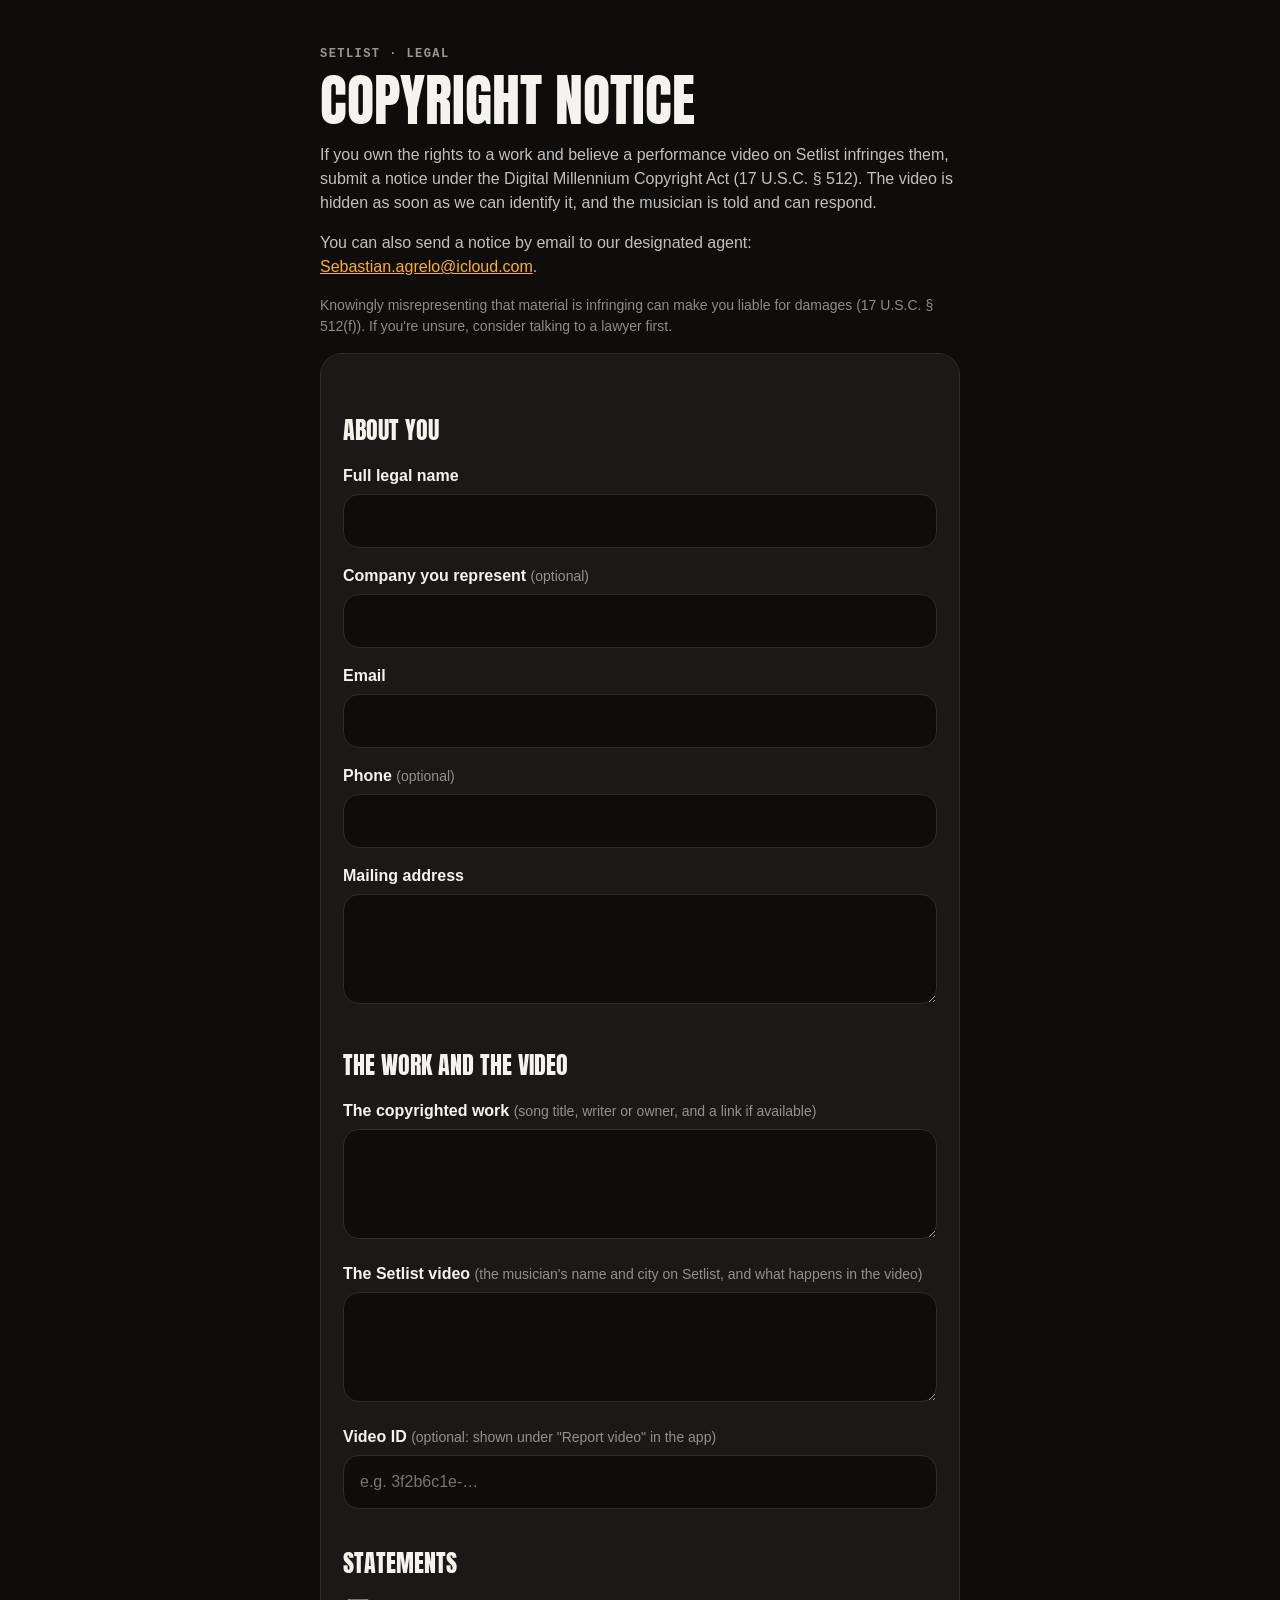
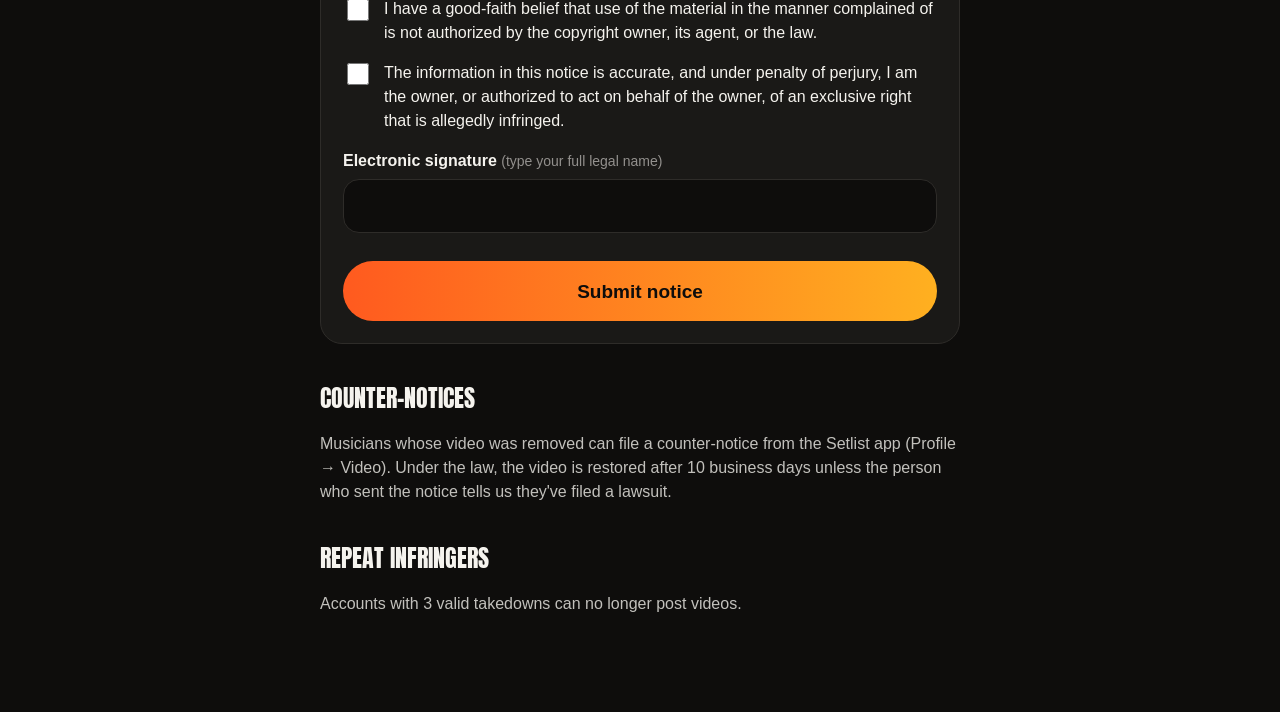
<file: index.html>
<!DOCTYPE html>
<html lang="en">
<head>
<meta charset="utf-8">
<meta name="viewport" content="width=device-width, initial-scale=1">
<title>Setlist · Copyright notice (DMCA)</title>
<link rel="preconnect" href="https://fonts.googleapis.com">
<link href="https://fonts.googleapis.com/css2?family=Anton&display=swap" rel="stylesheet">
<style>
  :root { --ink:#0E0D0C; --surface:#1A1917; --outline:#2E2C29; --bone:#F5F3EE; --orange:#FF5A1F; --amber:#FFB020; }
  * { box-sizing: border-box; }
  body { margin:0; background:var(--ink); color:var(--bone); font:16px/1.5 -apple-system, BlinkMacSystemFont, "Segoe UI", sans-serif; }
  main { max-width:680px; margin:0 auto; padding:48px 20px 80px; }
  h1 { font-family:Anton, Impact, sans-serif; font-weight:400; text-transform:uppercase; font-size:56px; line-height:.95; margin:0 0 16px; }
  h2 { font-family:Anton, Impact, sans-serif; font-weight:400; text-transform:uppercase; font-size:24px; margin:36px 0 8px; }
  .eyebrow { font:600 12px/1 ui-monospace, Menlo, monospace; letter-spacing:.12em; color:rgba(245,243,238,.6); text-transform:uppercase; margin-bottom:14px; }
  p, li { color:rgba(245,243,238,.78); }
  a { color:var(--amber); }
  .card { background:var(--surface); border:1px solid var(--outline); border-radius:22px; padding:22px; margin-top:16px; }
  label { display:block; font-weight:600; margin:16px 0 6px; }
  .hint { font-weight:400; color:rgba(245,243,238,.55); font-size:14px; }
  input, textarea { width:100%; background:var(--ink); color:var(--bone); border:1px solid var(--outline); border-radius:16px; padding:14px 16px; font:inherit; }
  textarea { min-height:110px; resize:vertical; }
  input:focus, textarea:focus { outline:2px solid var(--orange); border-color:transparent; }
  .check { display:flex; gap:12px; align-items:flex-start; margin-top:16px; font-weight:400; }
  .check input { width:22px; height:22px; flex:none; margin-top:2px; accent-color:var(--orange); }
  button { margin-top:28px; width:100%; min-height:60px; border:0; border-radius:999px; font:600 19px/1 -apple-system, sans-serif;
           color:var(--ink); background:linear-gradient(90deg, var(--orange), var(--amber)); cursor:pointer; }
  button:disabled { opacity:.5; }
  .result { margin-top:18px; padding:16px; border-radius:16px; display:none; }
  .ok { background:rgba(52,199,89,.15); color:#7BE495; display:block; }
  .err { background:rgba(255,90,31,.15); color:var(--orange); display:block; }
</style>
</head>
<body>
<main>
  <div class="eyebrow">Setlist · Legal</div>
  <h1>Copyright notice</h1>
  <p>If you own the rights to a work and believe a performance video on Setlist infringes them, submit a notice under the Digital Millennium Copyright Act (17 U.S.C. § 512). The video is hidden as soon as we can identify it, and the musician is told and can respond.</p>
  <p>You can also send a notice by email to our designated agent: <a id="email-link" href="#"></a>.</p>
  <p class="hint">Knowingly misrepresenting that material is infringing can make you liable for damages (17 U.S.C. § 512(f)). If you're unsure, consider talking to a lawyer first.</p>

  <form id="form" class="card" novalidate>
    <h2>About you</h2>
    <label for="name">Full legal name</label>
    <input id="name" required autocomplete="name">
    <label for="company">Company you represent <span class="hint">(optional)</span></label>
    <input id="company" autocomplete="organization">
    <label for="email">Email</label>
    <input id="email" type="email" required autocomplete="email">
    <label for="phone">Phone <span class="hint">(optional)</span></label>
    <input id="phone" type="tel" autocomplete="tel">
    <label for="address">Mailing address</label>
    <textarea id="address" required autocomplete="street-address"></textarea>

    <h2>The work and the video</h2>
    <label for="work">The copyrighted work <span class="hint">(song title, writer or owner, and a link if available)</span></label>
    <textarea id="work" required></textarea>
    <label for="material">The Setlist video <span class="hint">(the musician's name and city on Setlist, and what happens in the video)</span></label>
    <textarea id="material" required></textarea>
    <label for="video">Video ID <span class="hint">(optional: shown under "Report video" in the app)</span></label>
    <input id="video" placeholder="e.g. 3f2b6c1e-…">

    <h2>Statements</h2>
    <label class="check"><input type="checkbox" id="faith" required>
      <span>I have a good-faith belief that use of the material in the manner complained of is not authorized by the copyright owner, its agent, or the law.</span></label>
    <label class="check"><input type="checkbox" id="accuracy" required>
      <span>The information in this notice is accurate, and under penalty of perjury, I am the owner, or authorized to act on behalf of the owner, of an exclusive right that is allegedly infringed.</span></label>
    <label for="signature">Electronic signature <span class="hint">(type your full legal name)</span></label>
    <input id="signature" required>

    <button id="submit" type="submit">Submit notice</button>
    <div id="result" class="result" role="status"></div>
  </form>

  <h2>Counter-notices</h2>
  <p>Musicians whose video was removed can file a counter-notice from the Setlist app (Profile → Video). Under the law, the video is restored after 10 business days unless the person who sent the notice tells us they've filed a lawsuit.</p>
  <h2>Repeat infringers</h2>
  <p>Accounts with 3 valid takedowns can no longer post videos.</p>
</main>
<script>
  // The publishable key is public by design: it can only call functions that are open to everyone
  // (here, submitting a notice). Everything else is protected by the database's security rules.
  const SUPABASE_URL = "https://qqjdvnpvbnfksxtglilh.supabase.co";
  const PUBLISHABLE_KEY = "sb_publishable_W0lP5eZ_HjQqlY5QTyTC3g_9kIcyoM2";
  const COPYRIGHT_EMAIL = "Sebastian.agrelo@icloud.com";

  const link = document.getElementById("email-link");
  link.textContent = COPYRIGHT_EMAIL;
  link.href = "mailto:" + COPYRIGHT_EMAIL + "?subject=DMCA%20notice";
  const params = new URLSearchParams(location.search);
  if (params.get("video")) document.getElementById("video").value = params.get("video");

  const $ = (id) => document.getElementById(id);
  const uuid = /^[0-9a-f]{8}-[0-9a-f]{4}-[0-9a-f]{4}-[0-9a-f]{4}-[0-9a-f]{12}$/i;

  $("form").addEventListener("submit", async (event) => {
    event.preventDefault();
    const result = $("result");
    result.className = "result";
    if (!$("form").checkValidity()) {
      result.textContent = "Please fill in every required field and tick both statements.";
      result.className = "result err";
      return;
    }
    const video = $("video").value.trim();
    $("submit").disabled = true;
    try {
      const response = await fetch(SUPABASE_URL + "/rest/v1/rpc/submit_copyright_notice", {
        method: "POST",
        headers: { "Content-Type": "application/json", apikey: PUBLISHABLE_KEY, Authorization: "Bearer " + PUBLISHABLE_KEY },
        body: JSON.stringify({
          p_claimant_name: $("name").value, p_claimant_company: $("company").value, p_claimant_email: $("email").value,
          p_claimant_phone: $("phone").value, p_claimant_address: $("address").value, p_copyrighted_work: $("work").value,
          p_infringing_material: $("material").value, p_good_faith: $("faith").checked, p_accuracy: $("accuracy").checked,
          p_signature: $("signature").value, p_video: uuid.test(video) ? video : null,
        }),
      });
      const body = await response.json().catch(() => null);
      if (!response.ok) {
        const message = String(body && body.message || "");
        throw new Error(message.includes("rate_limited") ? "Too many notices were sent recently. Please try again later or email us."
          : message.includes("incomplete") ? "Please fill in every required field and tick both statements."
          : "We couldn't submit your notice. Please email " + COPYRIGHT_EMAIL + ".");
      }
      $("form").reset();
      result.textContent = body === "actioned"
        ? "Thank you. Your notice was received and the video has been hidden. The musician has been notified."
        : "Thank you. Your notice was received. We'll identify the video and act on it promptly.";
      result.className = "result ok";
    } catch (error) {
      result.textContent = error.message;
      result.className = "result err";
    } finally {
      $("submit").disabled = false;
    }
  });
</script>
</body>
</html>
</file>
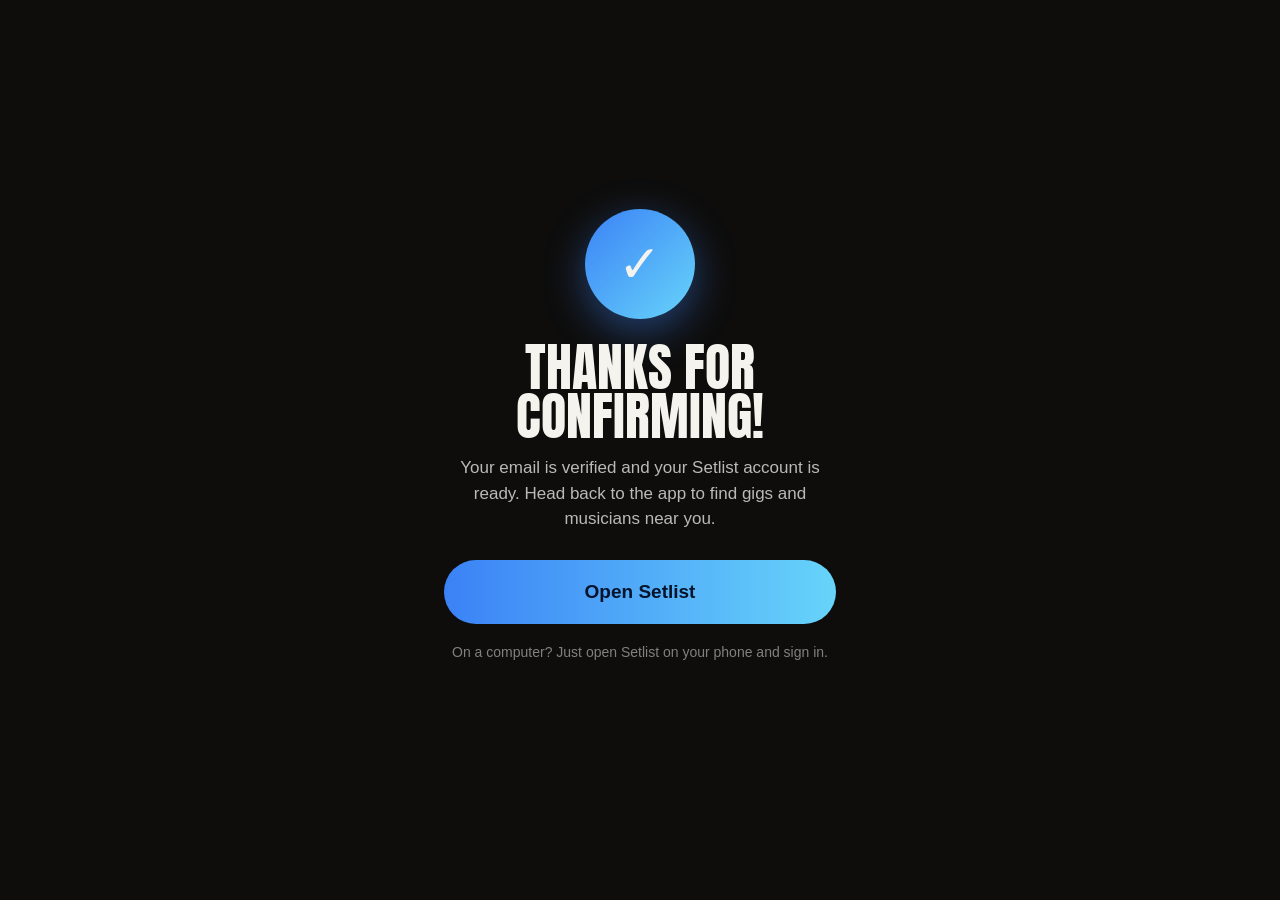
<file: confirmed.html>
<!DOCTYPE html>
<html lang="en">
<head>
<meta charset="utf-8">
<meta name="viewport" content="width=device-width, initial-scale=1">
<title>Setlist · Email confirmed</title>
<link rel="preconnect" href="https://fonts.googleapis.com">
<link href="https://fonts.googleapis.com/css2?family=Anton&display=swap" rel="stylesheet">
<style>
  :root { --ink:#0E0D0C; --surface:#1A1917; --outline:#2E2C29; --bone:#F5F3EE; --from:#3B82F6; --to:#67D4FA; }
  * { box-sizing: border-box; }
  body { margin:0; min-height:100vh; display:flex; align-items:center; justify-content:center; background:var(--ink);
         color:var(--bone); font:17px/1.5 -apple-system, BlinkMacSystemFont, "Segoe UI", sans-serif; text-align:center; }
  main { max-width:440px; padding:40px 24px; }
  .badge { width:110px; height:110px; margin:0 auto 24px; border-radius:50%; display:flex; align-items:center; justify-content:center;
           background:linear-gradient(135deg, var(--from), var(--to)); box-shadow:0 12px 40px rgba(59,130,246,.45); font-size:52px; }
  h1 { font-family:Anton, Impact, sans-serif; font-weight:400; text-transform:uppercase; font-size:52px; line-height:.95; margin:0 0 14px; }
  p { color:rgba(245,243,238,.75); margin:0 0 28px; }
  a.button { display:block; padding:18px; border-radius:999px; font-weight:700; font-size:19px; color:#06142B; text-decoration:none;
             background:linear-gradient(90deg, var(--from), var(--to)); }
  .small { margin-top:18px; font-size:14px; color:rgba(245,243,238,.5); }
  .hidden { display:none; }
</style>
</head>
<body>
<main>
  <div id="ok">
    <div class="badge">✓</div>
    <h1>Thanks for confirming!</h1>
    <p>Your email is verified and your Setlist account is ready. Head back to the app to find gigs and musicians near you.</p>
    <a class="button" id="open" href="setlist://auth-callback">Open Setlist</a>
    <p class="small">On a computer? Just open Setlist on your phone and sign in.</p>
  </div>
  <div id="error" class="hidden">
    <div class="badge">!</div>
    <h1>That link didn't work</h1>
    <p id="error-text">It may have expired or already been used. Open Setlist and sign in. If your email still isn't confirmed, we'll send you a new link.</p>
    <a class="button" href="setlist://auth-callback">Open Setlist</a>
  </div>
</main>
<script>
  // Spanish when the phone or browser is set to Spanish.
  if ((navigator.language || "").toLowerCase().startsWith("es")) {
    document.documentElement.lang = "es";
    document.title = "Setlist · Correo confirmado";
    const set = (selector, text) => { const el = document.querySelector(selector); if (el) el.textContent = text; };
    set("#ok h1", "¡Gracias por confirmar!");
    set("#ok p", "Tu correo está verificado y tu cuenta de Setlist está lista. Vuelve a la app para encontrar gigs y músicos cerca de ti.");
    set("#open", "Abrir Setlist");
    set("#ok .small", "¿Estás en una computadora? Abre Setlist en tu teléfono e inicia sesión.");
    set("#error h1", "Ese enlace no funcionó");
    set("#error-text", "Puede haber vencido o ya se usó. Abre Setlist e inicia sesión. Si tu correo todavía no está confirmado, te enviaremos un enlace nuevo.");
    set("#error .button", "Abrir Setlist");
  }

  // Supabase sends people here after confirming. Success details arrive after the "#";
  // errors arrive as error / error_description (after "#" or "?").
  const params = new URLSearchParams(location.hash.slice(1) || location.search.slice(1));
  if (params.get("error") || params.get("error_description")) {
    document.getElementById("ok").classList.add("hidden");
    document.getElementById("error").classList.remove("hidden");
  } else if (location.hash.length > 1) {
    // Passes the sign-in details to the app so it opens already signed in.
    document.getElementById("open").href = "setlist://auth-callback" + location.hash;
  }
</script>
</body>
</html>
</file>
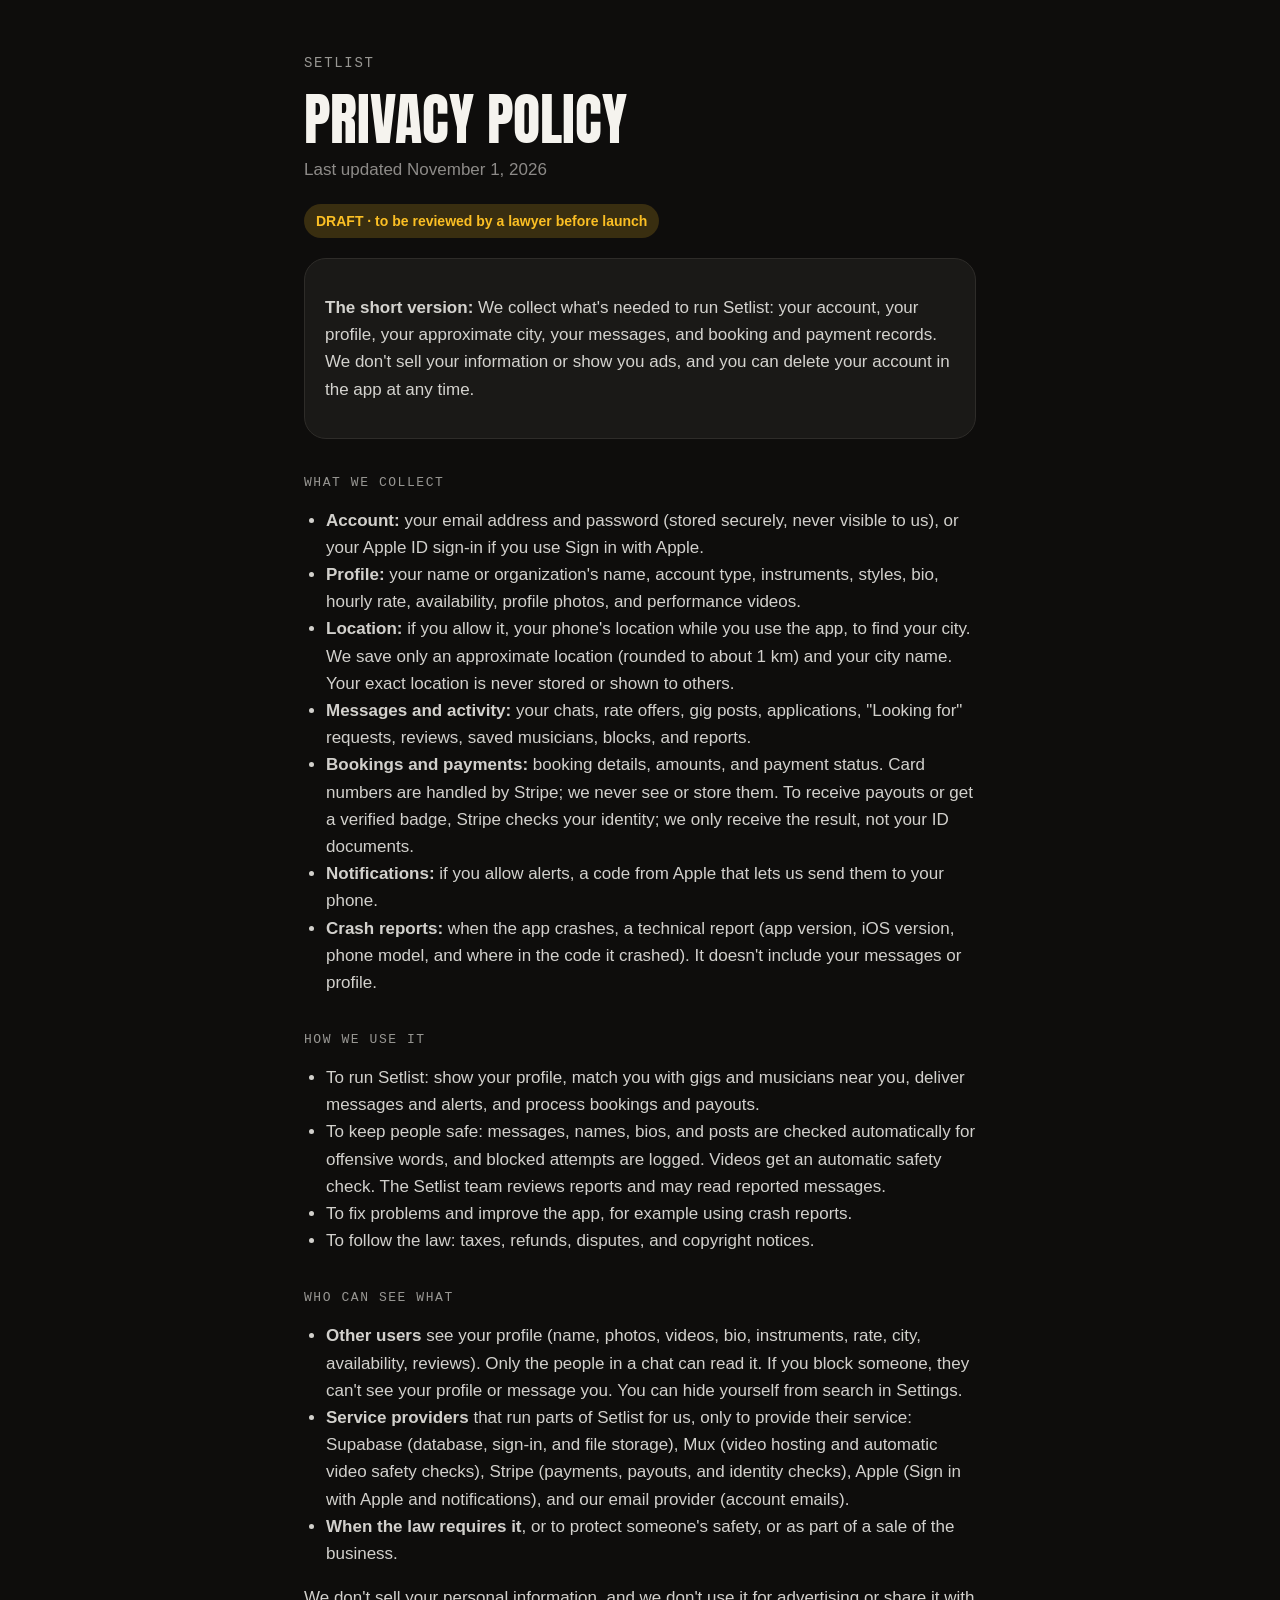
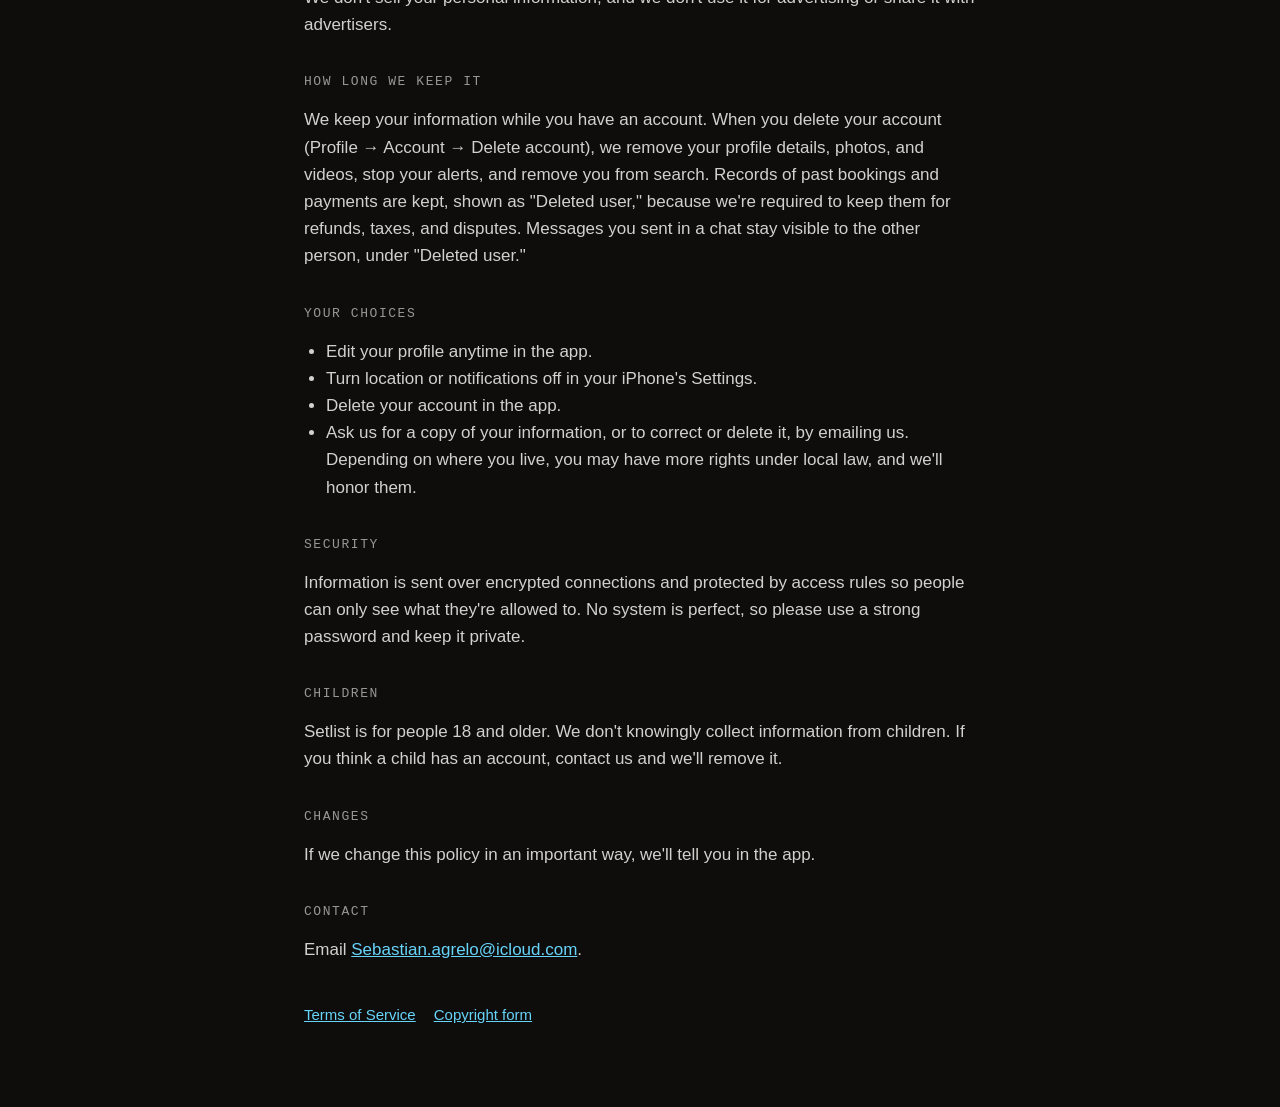
<file: privacy.html>
<!DOCTYPE html>
<html lang="en">
<head>
<meta charset="utf-8">
<meta name="viewport" content="width=device-width, initial-scale=1">
<title>Setlist · Privacy Policy</title>
<link href="https://fonts.googleapis.com/css2?family=Anton&display=swap" rel="stylesheet">
<link rel="stylesheet" href="legal.css">
</head>
<body>
<main>
  <a class="brand" href="./">SETLIST</a>
  <h1>Privacy Policy</h1>
  <p class="updated">Last updated November 1, 2026</p>
  <span class="draft">DRAFT · to be reviewed by a lawyer before launch</span>

  <div class="card">
    <p><strong>The short version:</strong> We collect what's needed to run Setlist: your account, your profile, your approximate city,
    your messages, and booking and payment records. We don't sell your information or show you ads, and you can delete your account
    in the app at any time.</p>
  </div>

  <h2>What we collect</h2>
  <ul>
    <li><strong>Account:</strong> your email address and password (stored securely, never visible to us), or your Apple ID sign-in if you use
    Sign in with Apple.</li>
    <li><strong>Profile:</strong> your name or organization's name, account type, instruments, styles, bio, hourly rate, availability,
    profile photos, and performance videos.</li>
    <li><strong>Location:</strong> if you allow it, your phone's location while you use the app, to find your city. We save only an approximate
    location (rounded to about 1 km) and your city name. Your exact location is never stored or shown to others.</li>
    <li><strong>Messages and activity:</strong> your chats, rate offers, gig posts, applications, "Looking for" requests, reviews, saved musicians,
    blocks, and reports.</li>
    <li><strong>Bookings and payments:</strong> booking details, amounts, and payment status. Card numbers are handled by Stripe; we never see or
    store them. To receive payouts or get a verified badge, Stripe checks your identity; we only receive the result, not your ID documents.</li>
    <li><strong>Notifications:</strong> if you allow alerts, a code from Apple that lets us send them to your phone.</li>
    <li><strong>Crash reports:</strong> when the app crashes, a technical report (app version, iOS version, phone model, and where in the code it
    crashed). It doesn't include your messages or profile.</li>
  </ul>

  <h2>How we use it</h2>
  <ul>
    <li>To run Setlist: show your profile, match you with gigs and musicians near you, deliver messages and alerts, and process bookings and payouts.</li>
    <li>To keep people safe: messages, names, bios, and posts are checked automatically for offensive words, and blocked attempts are logged.
    Videos get an automatic safety check. The Setlist team reviews reports and may read reported messages.</li>
    <li>To fix problems and improve the app, for example using crash reports.</li>
    <li>To follow the law: taxes, refunds, disputes, and copyright notices.</li>
  </ul>

  <h2>Who can see what</h2>
  <ul>
    <li><strong>Other users</strong> see your profile (name, photos, videos, bio, instruments, rate, city, availability, reviews). Only the people in a chat
    can read it. If you block someone, they can't see your profile or message you. You can hide yourself from search in Settings.</li>
    <li><strong>Service providers</strong> that run parts of Setlist for us, only to provide their service:
      Supabase (database, sign-in, and file storage),
      Mux (video hosting and automatic video safety checks),
      Stripe (payments, payouts, and identity checks),
      Apple (Sign in with Apple and notifications),
      and our email provider (account emails).</li>
    <li><strong>When the law requires it</strong>, or to protect someone's safety, or as part of a sale of the business.</li>
  </ul>
  <p>We don't sell your personal information, and we don't use it for advertising or share it with advertisers.</p>

  <h2>How long we keep it</h2>
  <p>We keep your information while you have an account. When you delete your account (Profile → Account → Delete account), we remove your
  profile details, photos, and videos, stop your alerts, and remove you from search. Records of past bookings and payments are kept, shown as
  "Deleted user," because we're required to keep them for refunds, taxes, and disputes. Messages you sent in a chat stay visible to the other
  person, under "Deleted user."</p>

  <h2>Your choices</h2>
  <ul>
    <li>Edit your profile anytime in the app.</li>
    <li>Turn location or notifications off in your iPhone's Settings.</li>
    <li>Delete your account in the app.</li>
    <li>Ask us for a copy of your information, or to correct or delete it, by emailing us. Depending on where you live, you may have more rights
    under local law, and we'll honor them.</li>
  </ul>

  <h2>Security</h2>
  <p>Information is sent over encrypted connections and protected by access rules so people can only see what they're allowed to. No system is
  perfect, so please use a strong password and keep it private.</p>

  <h2>Children</h2>
  <p>Setlist is for people 18 and older. We don't knowingly collect information from children. If you think a child has an account, contact us
  and we'll remove it.</p>

  <h2>Changes</h2>
  <p>If we change this policy in an important way, we'll tell you in the app.</p>

  <h2>Contact</h2>
  <p>Email <a href="mailto:Sebastian.agrelo@icloud.com">Sebastian.agrelo@icloud.com</a>.</p>

  <nav>
    <a href="terms.html">Terms of Service</a>
    <a href="./">Copyright form</a>
  </nav>
</main>
</body>
</html>
</file>
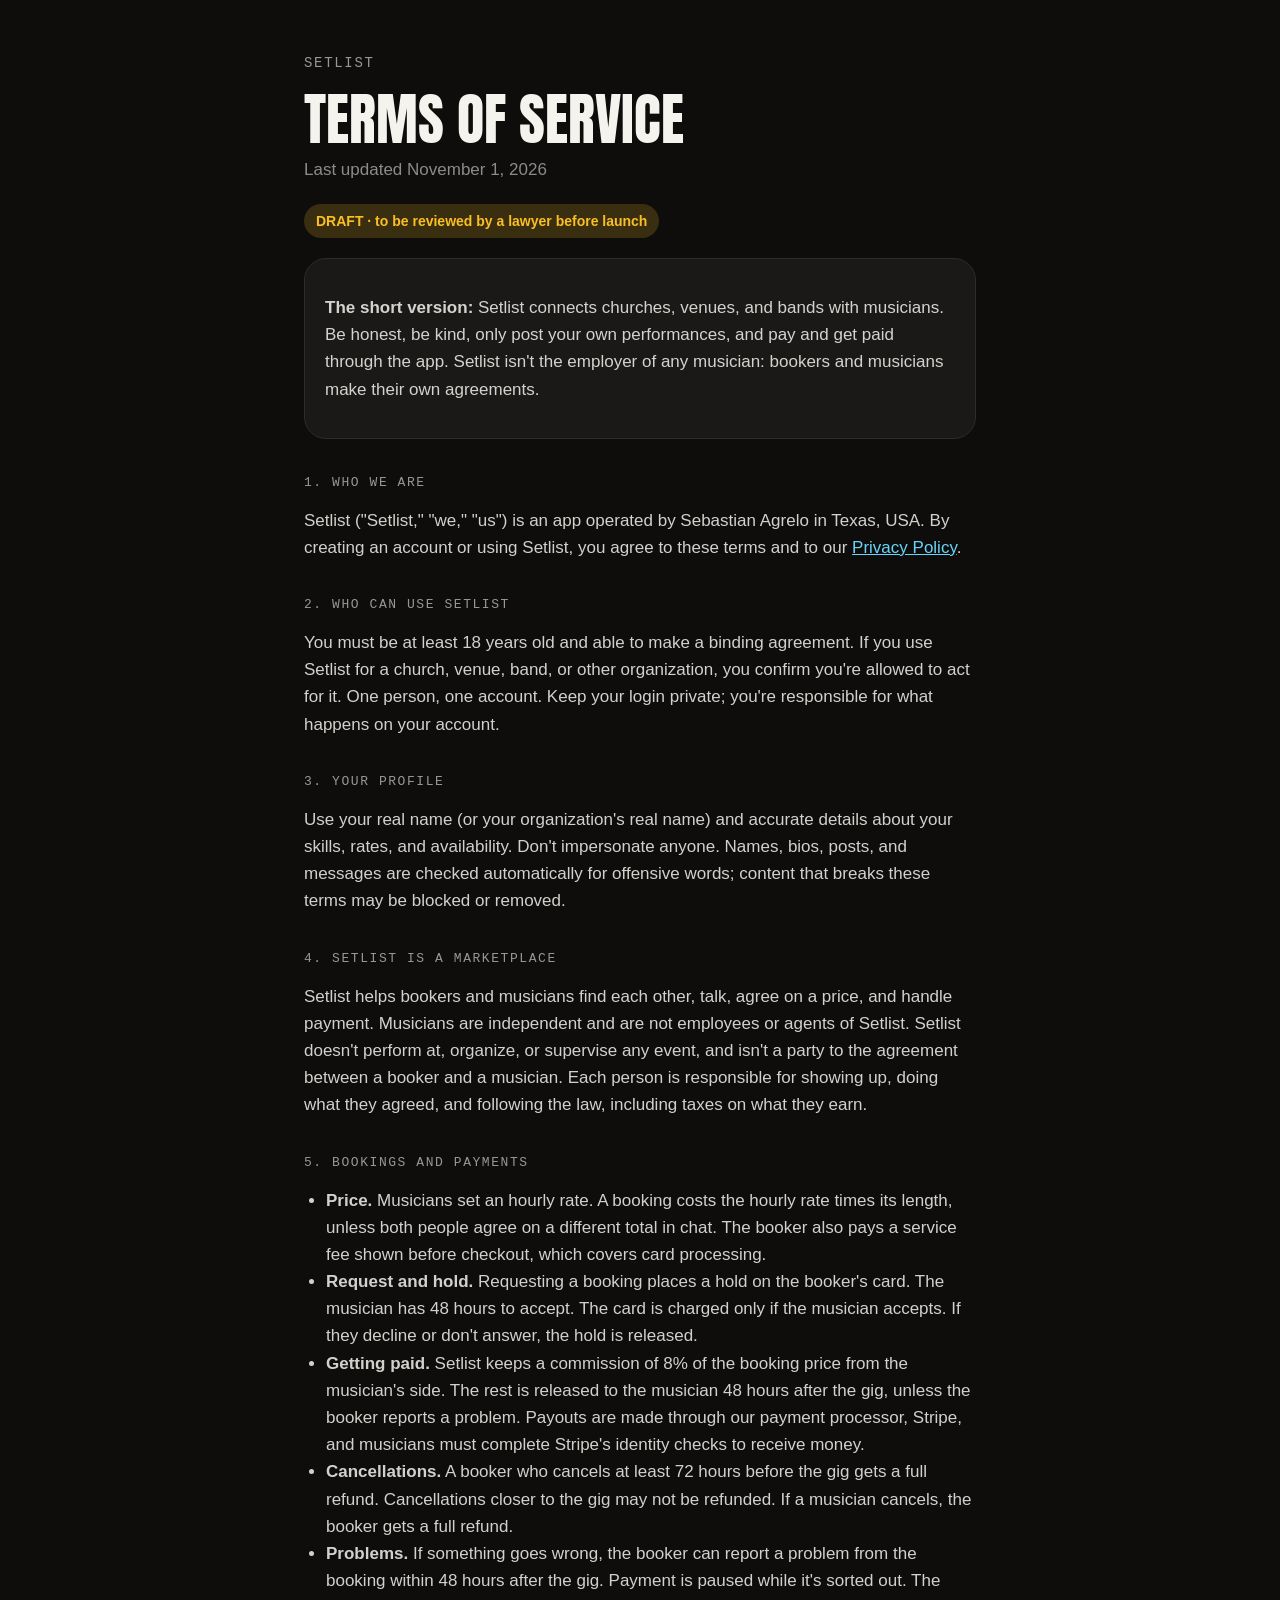
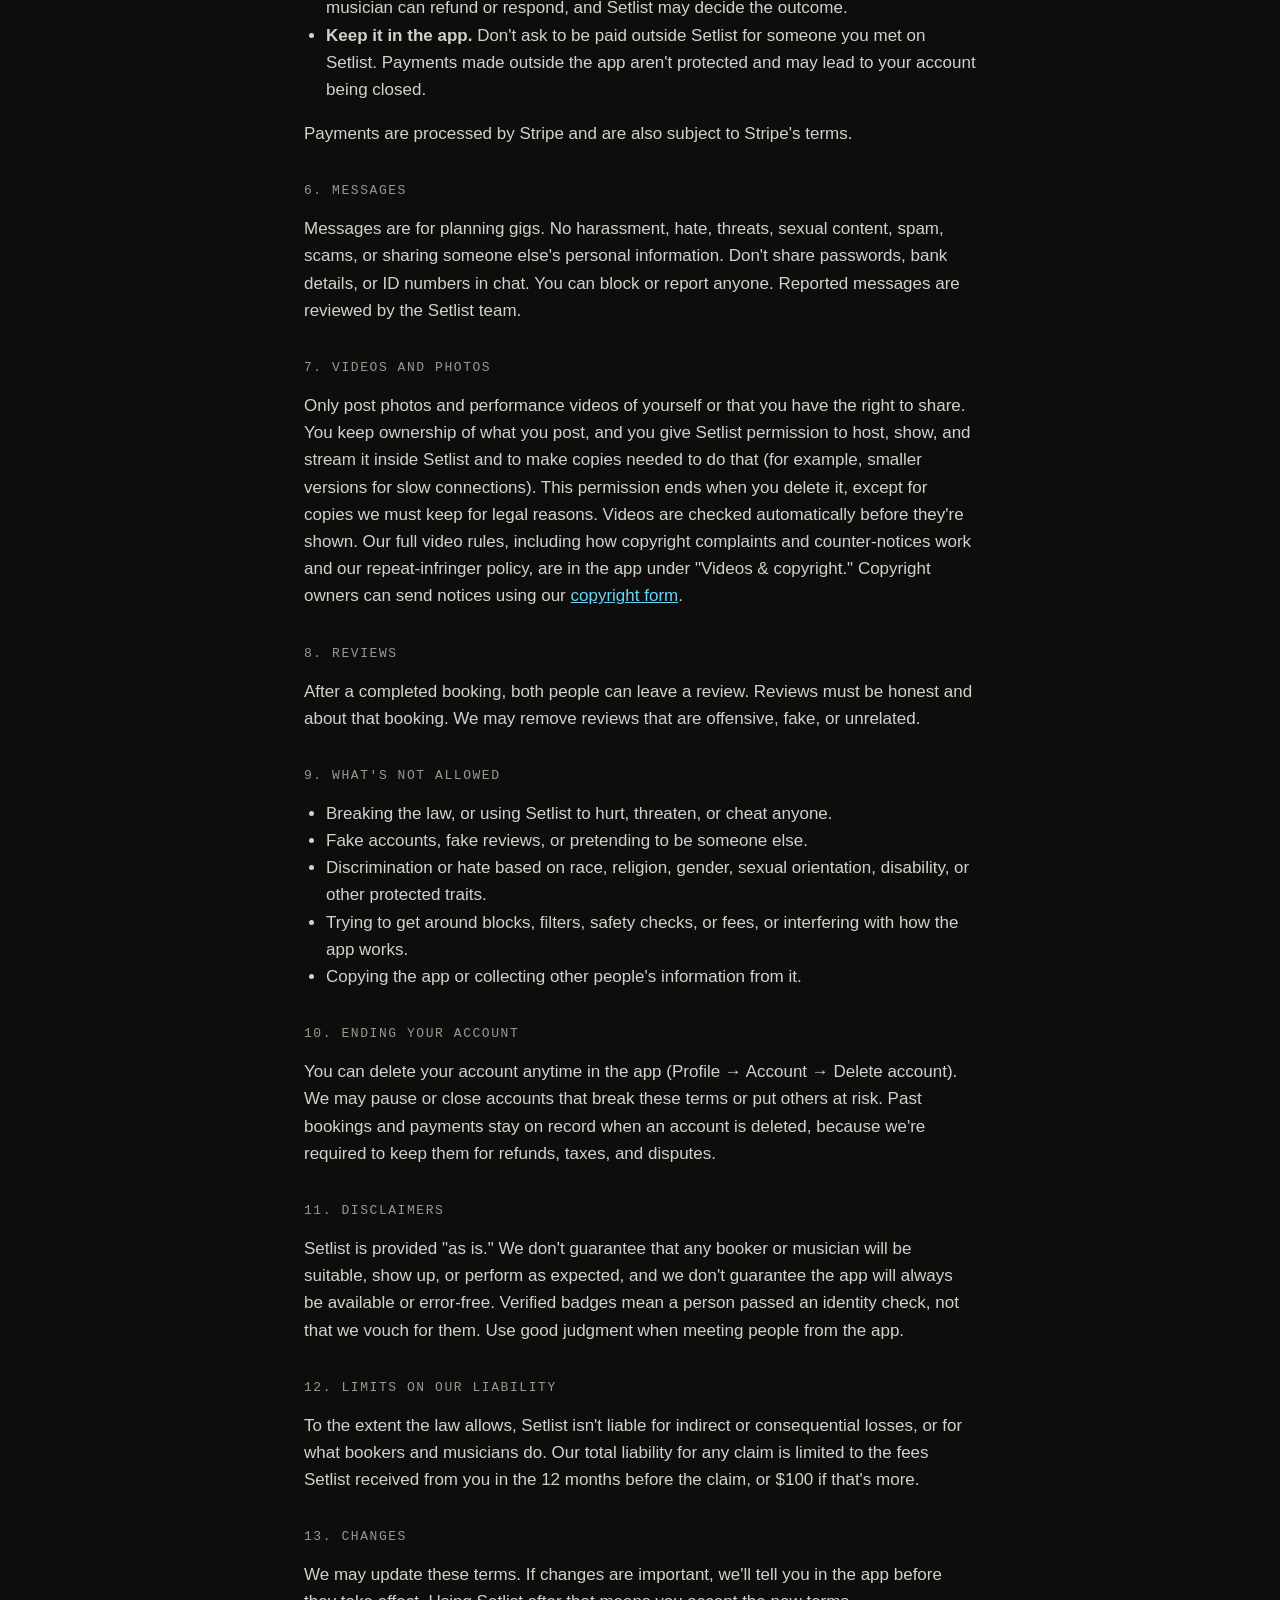
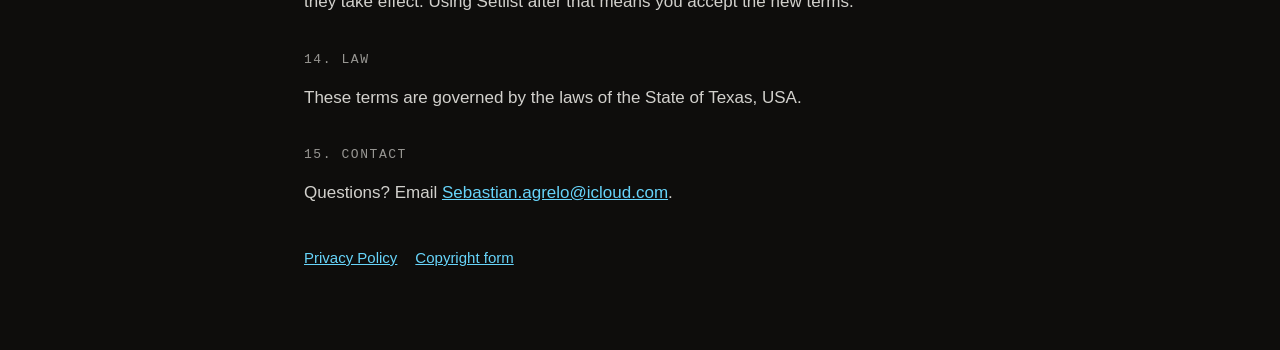
<file: terms.html>
<!DOCTYPE html>
<html lang="en">
<head>
<meta charset="utf-8">
<meta name="viewport" content="width=device-width, initial-scale=1">
<title>Setlist · Terms of Service</title>
<link href="https://fonts.googleapis.com/css2?family=Anton&display=swap" rel="stylesheet">
<link rel="stylesheet" href="legal.css">
</head>
<body>
<main>
  <a class="brand" href="./">SETLIST</a>
  <h1>Terms of Service</h1>
  <p class="updated">Last updated November 1, 2026</p>
  <span class="draft">DRAFT · to be reviewed by a lawyer before launch</span>

  <div class="card">
    <p><strong>The short version:</strong> Setlist connects churches, venues, and bands with musicians. Be honest, be kind,
    only post your own performances, and pay and get paid through the app. Setlist isn't the employer of any musician:
    bookers and musicians make their own agreements.</p>
  </div>

  <h2>1. Who we are</h2>
  <p>Setlist ("Setlist," "we," "us") is an app operated by Sebastian Agrelo in Texas, USA. By creating an account or using
  Setlist, you agree to these terms and to our <a href="privacy.html">Privacy Policy</a>.</p>

  <h2>2. Who can use Setlist</h2>
  <p>You must be at least 18 years old and able to make a binding agreement. If you use Setlist for a church, venue, band, or
  other organization, you confirm you're allowed to act for it. One person, one account. Keep your login private; you're
  responsible for what happens on your account.</p>

  <h2>3. Your profile</h2>
  <p>Use your real name (or your organization's real name) and accurate details about your skills, rates, and availability.
  Don't impersonate anyone. Names, bios, posts, and messages are checked automatically for offensive words; content that breaks
  these terms may be blocked or removed.</p>

  <h2>4. Setlist is a marketplace</h2>
  <p>Setlist helps bookers and musicians find each other, talk, agree on a price, and handle payment. Musicians are independent
  and are not employees or agents of Setlist. Setlist doesn't perform at, organize, or supervise any event, and isn't a party to
  the agreement between a booker and a musician. Each person is responsible for showing up, doing what they agreed, and
  following the law, including taxes on what they earn.</p>

  <h2>5. Bookings and payments</h2>
  <ul>
    <li><strong>Price.</strong> Musicians set an hourly rate. A booking costs the hourly rate times its length, unless both people
    agree on a different total in chat. The booker also pays a service fee shown before checkout, which covers card processing.</li>
    <li><strong>Request and hold.</strong> Requesting a booking places a hold on the booker's card. The musician has 48 hours to accept.
    The card is charged only if the musician accepts. If they decline or don't answer, the hold is released.</li>
    <li><strong>Getting paid.</strong> Setlist keeps a commission of 8% of the booking price from the musician's side. The rest is
    released to the musician 48 hours after the gig, unless the booker reports a problem. Payouts are made through our payment
    processor, Stripe, and musicians must complete Stripe's identity checks to receive money.</li>
    <li><strong>Cancellations.</strong> A booker who cancels at least 72 hours before the gig gets a full refund. Cancellations closer
    to the gig may not be refunded. If a musician cancels, the booker gets a full refund.</li>
    <li><strong>Problems.</strong> If something goes wrong, the booker can report a problem from the booking within 48 hours after the
    gig. Payment is paused while it's sorted out. The musician can refund or respond, and Setlist may decide the outcome.</li>
    <li><strong>Keep it in the app.</strong> Don't ask to be paid outside Setlist for someone you met on Setlist. Payments made
    outside the app aren't protected and may lead to your account being closed.</li>
  </ul>
  <p>Payments are processed by Stripe and are also subject to Stripe's terms.</p>

  <h2>6. Messages</h2>
  <p>Messages are for planning gigs. No harassment, hate, threats, sexual content, spam, scams, or sharing someone else's personal
  information. Don't share passwords, bank details, or ID numbers in chat. You can block or report anyone. Reported messages are
  reviewed by the Setlist team.</p>

  <h2>7. Videos and photos</h2>
  <p>Only post photos and performance videos of yourself or that you have the right to share. You keep ownership of what you post,
  and you give Setlist permission to host, show, and stream it inside Setlist and to make copies needed to do that (for example,
  smaller versions for slow connections). This permission ends when you delete it, except for copies we must keep for legal
  reasons. Videos are checked automatically before they're shown. Our full video rules, including how copyright complaints and
  counter-notices work and our repeat-infringer policy, are in the app under "Videos &amp; copyright." Copyright owners can send
  notices using our <a href="./">copyright form</a>.</p>

  <h2>8. Reviews</h2>
  <p>After a completed booking, both people can leave a review. Reviews must be honest and about that booking. We may remove reviews
  that are offensive, fake, or unrelated.</p>

  <h2>9. What's not allowed</h2>
  <ul>
    <li>Breaking the law, or using Setlist to hurt, threaten, or cheat anyone.</li>
    <li>Fake accounts, fake reviews, or pretending to be someone else.</li>
    <li>Discrimination or hate based on race, religion, gender, sexual orientation, disability, or other protected traits.</li>
    <li>Trying to get around blocks, filters, safety checks, or fees, or interfering with how the app works.</li>
    <li>Copying the app or collecting other people's information from it.</li>
  </ul>

  <h2>10. Ending your account</h2>
  <p>You can delete your account anytime in the app (Profile → Account → Delete account). We may pause or close accounts that break
  these terms or put others at risk. Past bookings and payments stay on record when an account is deleted, because we're required to
  keep them for refunds, taxes, and disputes.</p>

  <h2>11. Disclaimers</h2>
  <p>Setlist is provided "as is." We don't guarantee that any booker or musician will be suitable, show up, or perform as expected, and
  we don't guarantee the app will always be available or error-free. Verified badges mean a person passed an identity check, not that
  we vouch for them. Use good judgment when meeting people from the app.</p>

  <h2>12. Limits on our liability</h2>
  <p>To the extent the law allows, Setlist isn't liable for indirect or consequential losses, or for what bookers and musicians do. Our
  total liability for any claim is limited to the fees Setlist received from you in the 12 months before the claim, or $100 if that's
  more.</p>

  <h2>13. Changes</h2>
  <p>We may update these terms. If changes are important, we'll tell you in the app before they take effect. Using Setlist after that
  means you accept the new terms.</p>

  <h2>14. Law</h2>
  <p>These terms are governed by the laws of the State of Texas, USA.</p>

  <h2>15. Contact</h2>
  <p>Questions? Email <a href="mailto:Sebastian.agrelo@icloud.com">Sebastian.agrelo@icloud.com</a>.</p>

  <nav>
    <a href="privacy.html">Privacy Policy</a>
    <a href="./">Copyright form</a>
  </nav>
</main>
</body>
</html>
</file>
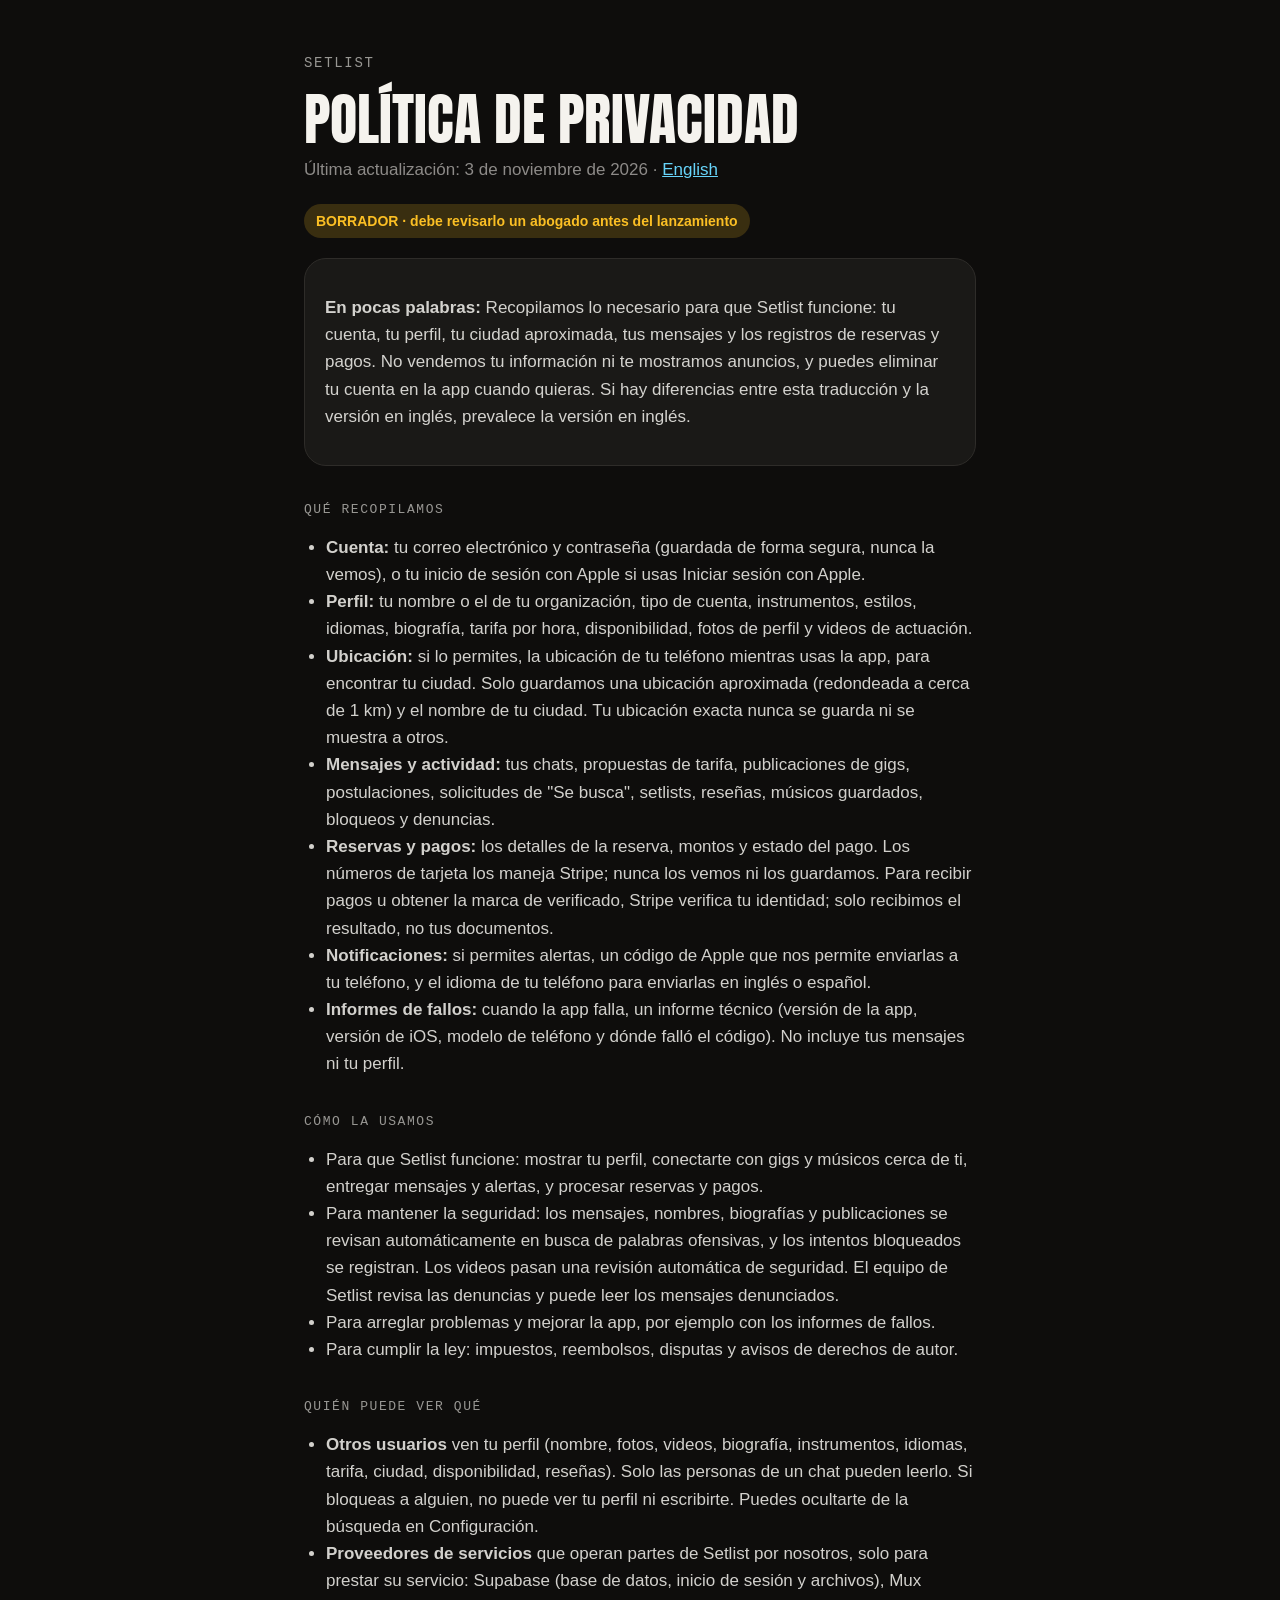
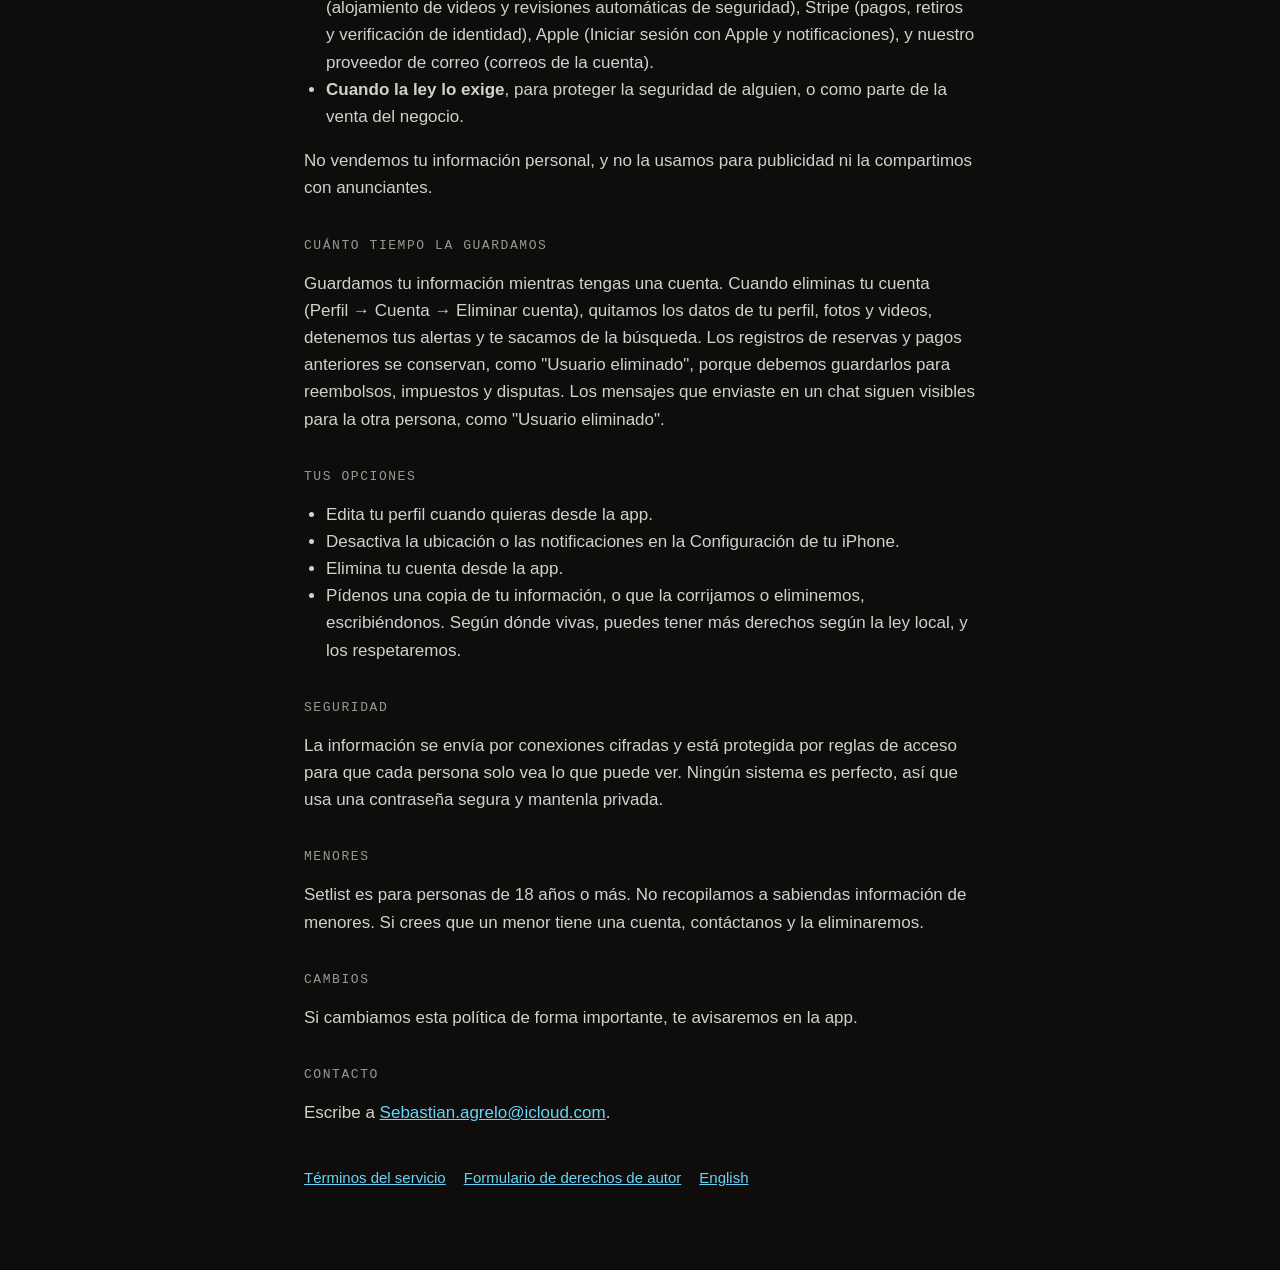
<file: es/privacy.html>
<!DOCTYPE html>
<html lang="es">
<head>
<meta charset="utf-8">
<meta name="viewport" content="width=device-width, initial-scale=1">
<title>Setlist · Política de privacidad</title>
<link href="https://fonts.googleapis.com/css2?family=Anton&display=swap" rel="stylesheet">
<link rel="stylesheet" href="../legal.css">
</head>
<body>
<main>
  <a class="brand" href="../">SETLIST</a>
  <h1>Política de privacidad</h1>
  <p class="updated">Última actualización: 3 de noviembre de 2026 · <a href="../privacy.html">English</a></p>
  <span class="draft">BORRADOR · debe revisarlo un abogado antes del lanzamiento</span>

  <div class="card">
    <p><strong>En pocas palabras:</strong> Recopilamos lo necesario para que Setlist funcione: tu cuenta, tu perfil, tu ciudad aproximada,
    tus mensajes y los registros de reservas y pagos. No vendemos tu información ni te mostramos anuncios, y puedes eliminar tu cuenta
    en la app cuando quieras. Si hay diferencias entre esta traducción y la versión en inglés, prevalece la versión en inglés.</p>
  </div>

  <h2>Qué recopilamos</h2>
  <ul>
    <li><strong>Cuenta:</strong> tu correo electrónico y contraseña (guardada de forma segura, nunca la vemos), o tu inicio de sesión con Apple si usas
    Iniciar sesión con Apple.</li>
    <li><strong>Perfil:</strong> tu nombre o el de tu organización, tipo de cuenta, instrumentos, estilos, idiomas, biografía, tarifa por hora, disponibilidad,
    fotos de perfil y videos de actuación.</li>
    <li><strong>Ubicación:</strong> si lo permites, la ubicación de tu teléfono mientras usas la app, para encontrar tu ciudad. Solo guardamos una ubicación
    aproximada (redondeada a cerca de 1 km) y el nombre de tu ciudad. Tu ubicación exacta nunca se guarda ni se muestra a otros.</li>
    <li><strong>Mensajes y actividad:</strong> tus chats, propuestas de tarifa, publicaciones de gigs, postulaciones, solicitudes de "Se busca", setlists, reseñas,
    músicos guardados, bloqueos y denuncias.</li>
    <li><strong>Reservas y pagos:</strong> los detalles de la reserva, montos y estado del pago. Los números de tarjeta los maneja Stripe; nunca los vemos ni
    los guardamos. Para recibir pagos u obtener la marca de verificado, Stripe verifica tu identidad; solo recibimos el resultado, no tus documentos.</li>
    <li><strong>Notificaciones:</strong> si permites alertas, un código de Apple que nos permite enviarlas a tu teléfono, y el idioma de tu teléfono
    para enviarlas en inglés o español.</li>
    <li><strong>Informes de fallos:</strong> cuando la app falla, un informe técnico (versión de la app, versión de iOS, modelo de teléfono y dónde
    falló el código). No incluye tus mensajes ni tu perfil.</li>
  </ul>

  <h2>Cómo la usamos</h2>
  <ul>
    <li>Para que Setlist funcione: mostrar tu perfil, conectarte con gigs y músicos cerca de ti, entregar mensajes y alertas, y procesar reservas y pagos.</li>
    <li>Para mantener la seguridad: los mensajes, nombres, biografías y publicaciones se revisan automáticamente en busca de palabras ofensivas, y los intentos bloqueados se registran.
    Los videos pasan una revisión automática de seguridad. El equipo de Setlist revisa las denuncias y puede leer los mensajes denunciados.</li>
    <li>Para arreglar problemas y mejorar la app, por ejemplo con los informes de fallos.</li>
    <li>Para cumplir la ley: impuestos, reembolsos, disputas y avisos de derechos de autor.</li>
  </ul>

  <h2>Quién puede ver qué</h2>
  <ul>
    <li><strong>Otros usuarios</strong> ven tu perfil (nombre, fotos, videos, biografía, instrumentos, idiomas, tarifa, ciudad, disponibilidad, reseñas). Solo las personas
    de un chat pueden leerlo. Si bloqueas a alguien, no puede ver tu perfil ni escribirte. Puedes ocultarte de la búsqueda en Configuración.</li>
    <li><strong>Proveedores de servicios</strong> que operan partes de Setlist por nosotros, solo para prestar su servicio:
      Supabase (base de datos, inicio de sesión y archivos),
      Mux (alojamiento de videos y revisiones automáticas de seguridad),
      Stripe (pagos, retiros y verificación de identidad),
      Apple (Iniciar sesión con Apple y notificaciones),
      y nuestro proveedor de correo (correos de la cuenta).</li>
    <li><strong>Cuando la ley lo exige</strong>, para proteger la seguridad de alguien, o como parte de la venta del negocio.</li>
  </ul>
  <p>No vendemos tu información personal, y no la usamos para publicidad ni la compartimos con anunciantes.</p>

  <h2>Cuánto tiempo la guardamos</h2>
  <p>Guardamos tu información mientras tengas una cuenta. Cuando eliminas tu cuenta (Perfil → Cuenta → Eliminar cuenta), quitamos los datos de tu
  perfil, fotos y videos, detenemos tus alertas y te sacamos de la búsqueda. Los registros de reservas y pagos anteriores se conservan, como
  "Usuario eliminado", porque debemos guardarlos para reembolsos, impuestos y disputas. Los mensajes que enviaste en un chat siguen visibles para la otra
  persona, como "Usuario eliminado".</p>

  <h2>Tus opciones</h2>
  <ul>
    <li>Edita tu perfil cuando quieras desde la app.</li>
    <li>Desactiva la ubicación o las notificaciones en la Configuración de tu iPhone.</li>
    <li>Elimina tu cuenta desde la app.</li>
    <li>Pídenos una copia de tu información, o que la corrijamos o eliminemos, escribiéndonos. Según dónde vivas, puedes tener más derechos
    según la ley local, y los respetaremos.</li>
  </ul>

  <h2>Seguridad</h2>
  <p>La información se envía por conexiones cifradas y está protegida por reglas de acceso para que cada persona solo vea lo que puede ver. Ningún sistema es
  perfecto, así que usa una contraseña segura y mantenla privada.</p>

  <h2>Menores</h2>
  <p>Setlist es para personas de 18 años o más. No recopilamos a sabiendas información de menores. Si crees que un menor tiene una cuenta, contáctanos
  y la eliminaremos.</p>

  <h2>Cambios</h2>
  <p>Si cambiamos esta política de forma importante, te avisaremos en la app.</p>

  <h2>Contacto</h2>
  <p>Escribe a <a href="mailto:Sebastian.agrelo@icloud.com">Sebastian.agrelo@icloud.com</a>.</p>

  <nav>
    <a href="terms.html">Términos del servicio</a>
    <a href="../">Formulario de derechos de autor</a>
    <a href="../privacy.html">English</a>
  </nav>
</main>
</body>
</html>
</file>
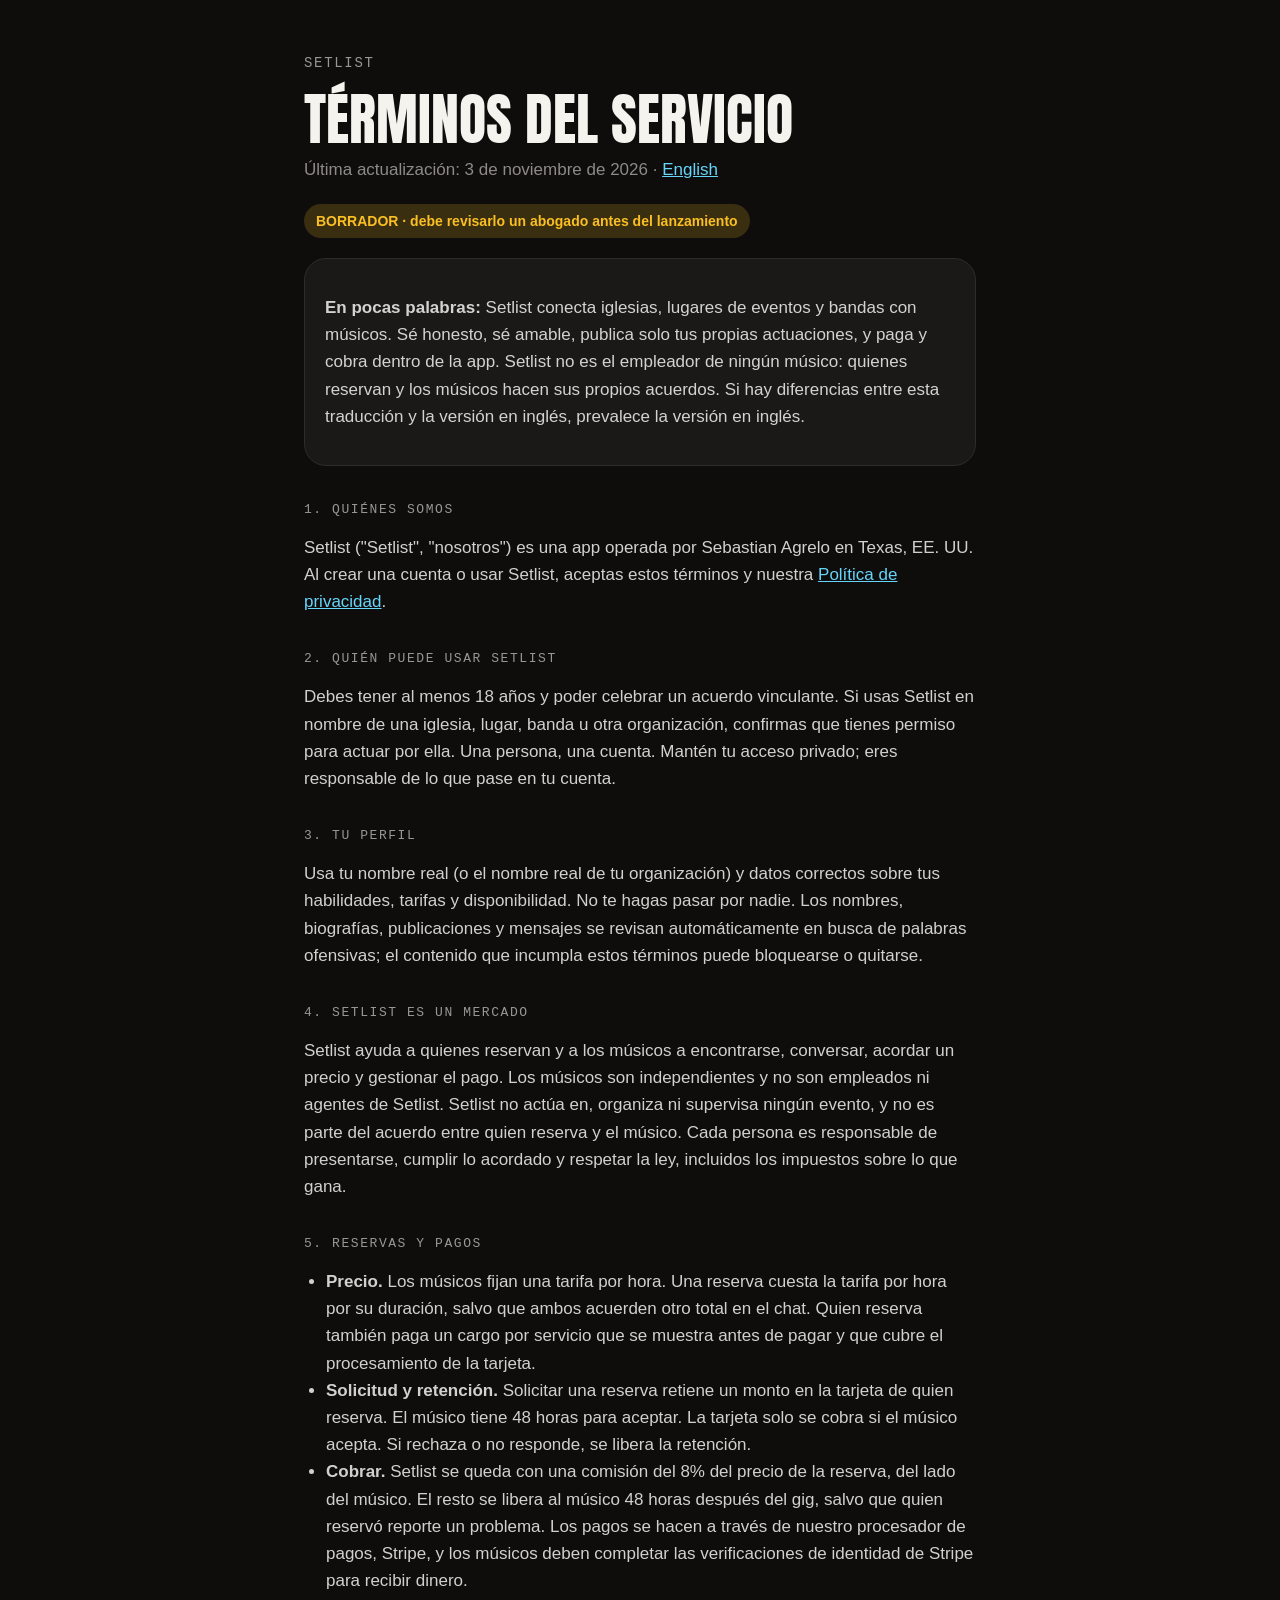
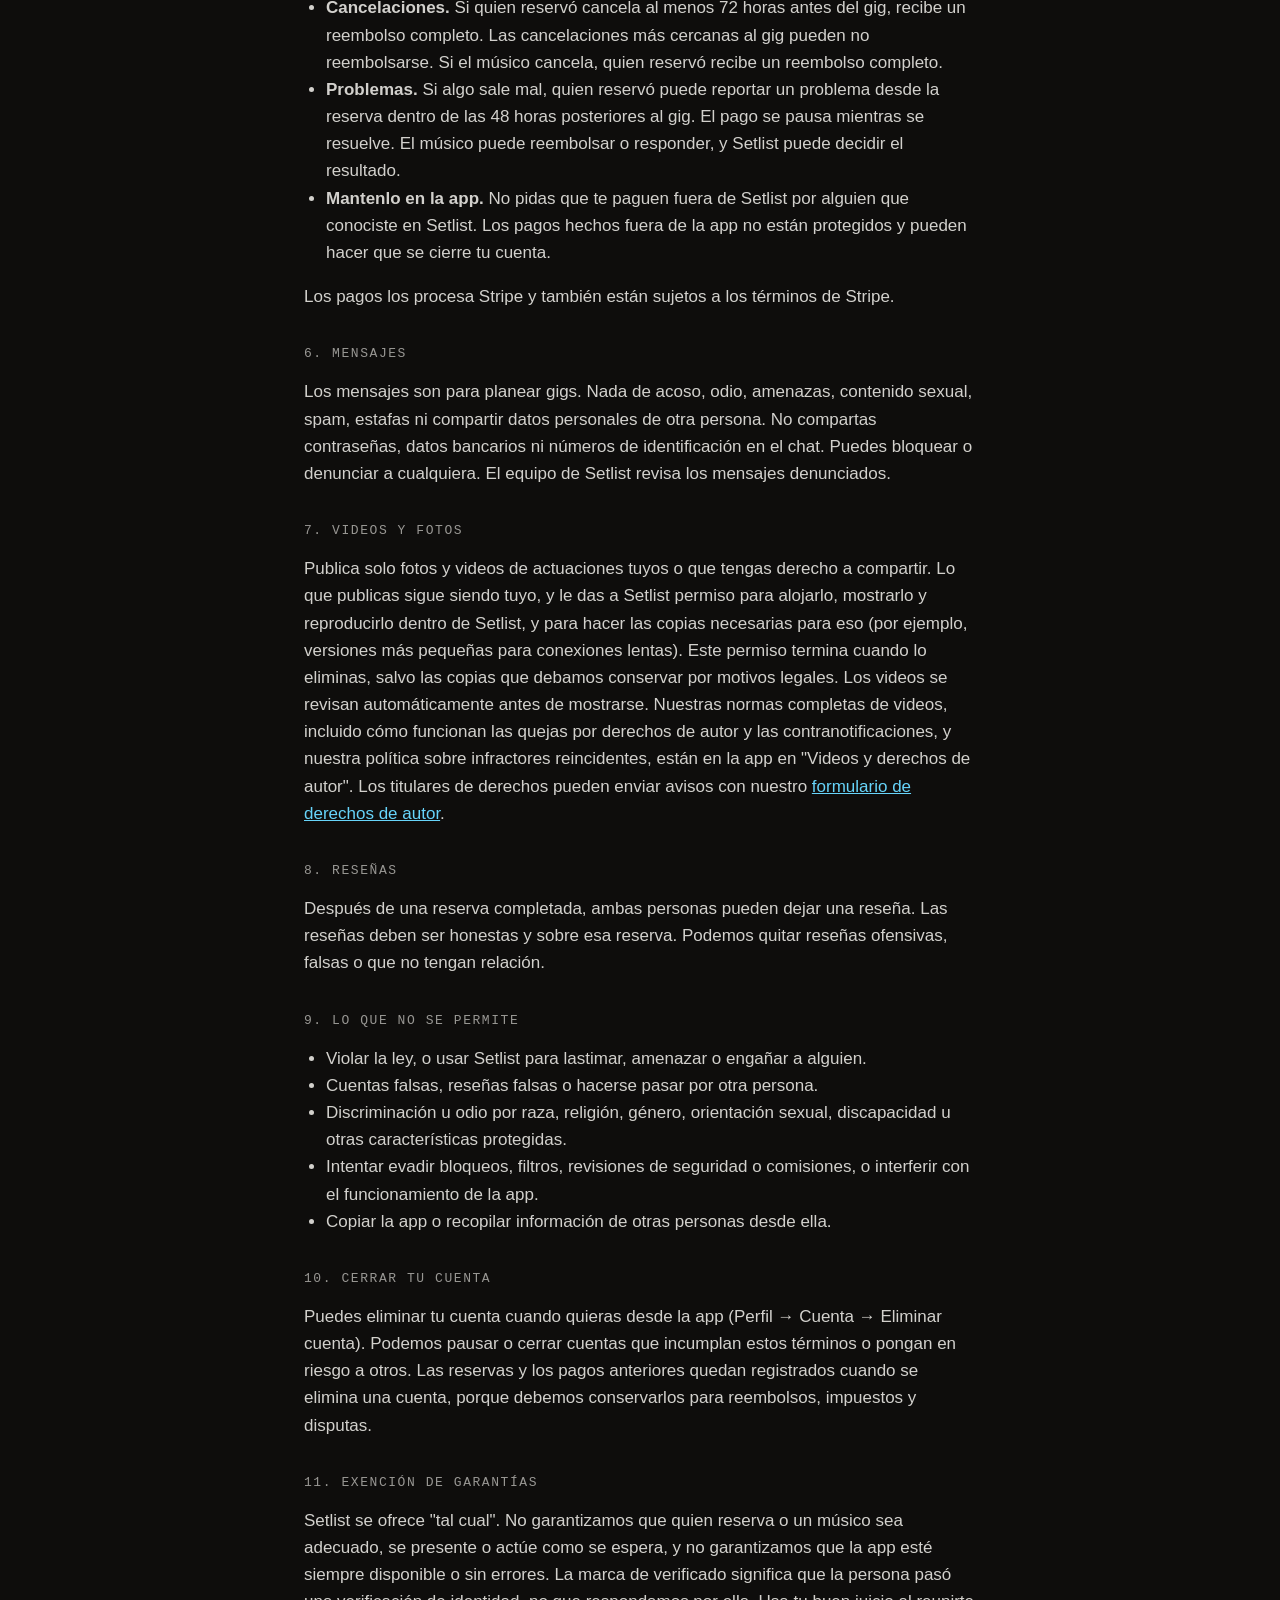
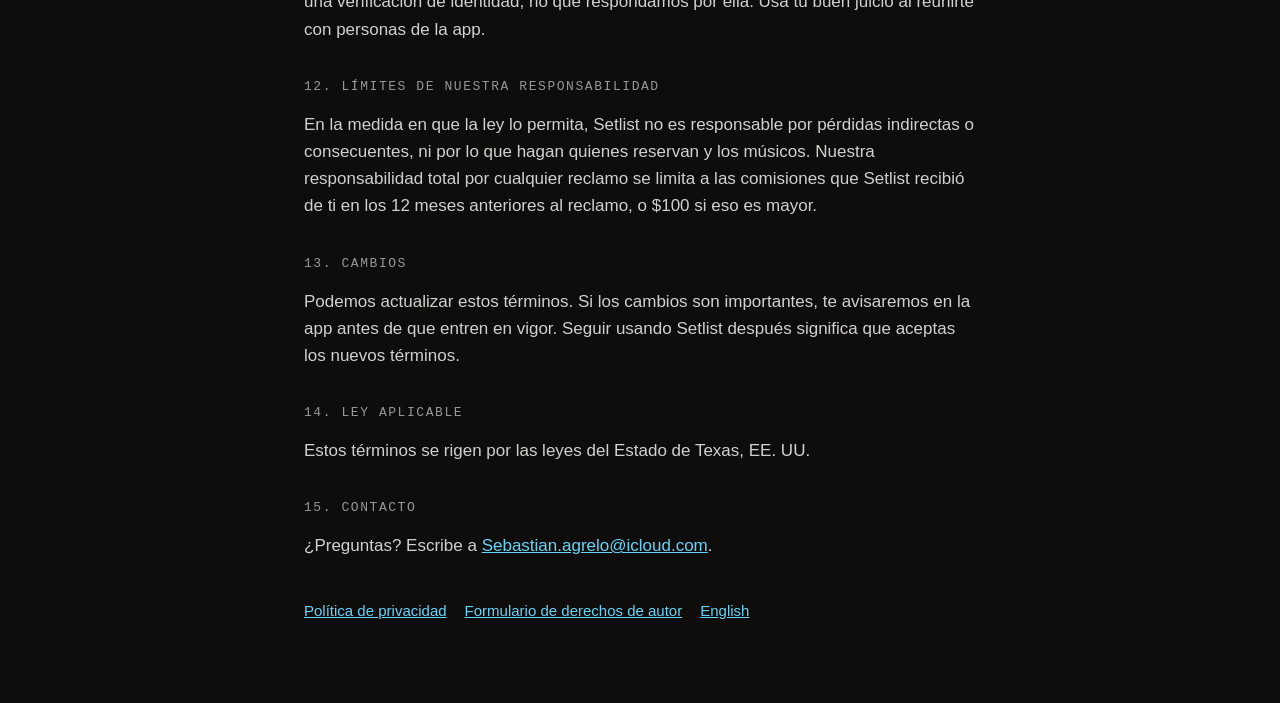
<file: es/terms.html>
<!DOCTYPE html>
<html lang="es">
<head>
<meta charset="utf-8">
<meta name="viewport" content="width=device-width, initial-scale=1">
<title>Setlist · Términos del servicio</title>
<link href="https://fonts.googleapis.com/css2?family=Anton&display=swap" rel="stylesheet">
<link rel="stylesheet" href="../legal.css">
</head>
<body>
<main>
  <a class="brand" href="../">SETLIST</a>
  <h1>Términos del servicio</h1>
  <p class="updated">Última actualización: 3 de noviembre de 2026 · <a href="../terms.html">English</a></p>
  <span class="draft">BORRADOR · debe revisarlo un abogado antes del lanzamiento</span>

  <div class="card">
    <p><strong>En pocas palabras:</strong> Setlist conecta iglesias, lugares de eventos y bandas con músicos. Sé honesto, sé amable,
    publica solo tus propias actuaciones, y paga y cobra dentro de la app. Setlist no es el empleador de ningún músico:
    quienes reservan y los músicos hacen sus propios acuerdos. Si hay diferencias entre esta traducción y la versión en inglés,
    prevalece la versión en inglés.</p>
  </div>

  <h2>1. Quiénes somos</h2>
  <p>Setlist ("Setlist", "nosotros") es una app operada por Sebastian Agrelo en Texas, EE. UU. Al crear una cuenta o usar
  Setlist, aceptas estos términos y nuestra <a href="privacy.html">Política de privacidad</a>.</p>

  <h2>2. Quién puede usar Setlist</h2>
  <p>Debes tener al menos 18 años y poder celebrar un acuerdo vinculante. Si usas Setlist en nombre de una iglesia, lugar, banda u
  otra organización, confirmas que tienes permiso para actuar por ella. Una persona, una cuenta. Mantén tu acceso privado; eres
  responsable de lo que pase en tu cuenta.</p>

  <h2>3. Tu perfil</h2>
  <p>Usa tu nombre real (o el nombre real de tu organización) y datos correctos sobre tus habilidades, tarifas y disponibilidad.
  No te hagas pasar por nadie. Los nombres, biografías, publicaciones y mensajes se revisan automáticamente en busca de palabras ofensivas;
  el contenido que incumpla estos términos puede bloquearse o quitarse.</p>

  <h2>4. Setlist es un mercado</h2>
  <p>Setlist ayuda a quienes reservan y a los músicos a encontrarse, conversar, acordar un precio y gestionar el pago. Los músicos son independientes
  y no son empleados ni agentes de Setlist. Setlist no actúa en, organiza ni supervisa ningún evento, y no es parte del
  acuerdo entre quien reserva y el músico. Cada persona es responsable de presentarse, cumplir lo acordado y
  respetar la ley, incluidos los impuestos sobre lo que gana.</p>

  <h2>5. Reservas y pagos</h2>
  <ul>
    <li><strong>Precio.</strong> Los músicos fijan una tarifa por hora. Una reserva cuesta la tarifa por hora por su duración, salvo que ambos
    acuerden otro total en el chat. Quien reserva también paga un cargo por servicio que se muestra antes de pagar y que cubre el procesamiento de la tarjeta.</li>
    <li><strong>Solicitud y retención.</strong> Solicitar una reserva retiene un monto en la tarjeta de quien reserva. El músico tiene 48 horas para aceptar.
    La tarjeta solo se cobra si el músico acepta. Si rechaza o no responde, se libera la retención.</li>
    <li><strong>Cobrar.</strong> Setlist se queda con una comisión del 8% del precio de la reserva, del lado del músico. El resto se
    libera al músico 48 horas después del gig, salvo que quien reservó reporte un problema. Los pagos se hacen a través de nuestro
    procesador de pagos, Stripe, y los músicos deben completar las verificaciones de identidad de Stripe para recibir dinero.</li>
    <li><strong>Cancelaciones.</strong> Si quien reservó cancela al menos 72 horas antes del gig, recibe un reembolso completo. Las cancelaciones más cercanas
    al gig pueden no reembolsarse. Si el músico cancela, quien reservó recibe un reembolso completo.</li>
    <li><strong>Problemas.</strong> Si algo sale mal, quien reservó puede reportar un problema desde la reserva dentro de las 48 horas posteriores al
    gig. El pago se pausa mientras se resuelve. El músico puede reembolsar o responder, y Setlist puede decidir el resultado.</li>
    <li><strong>Mantenlo en la app.</strong> No pidas que te paguen fuera de Setlist por alguien que conociste en Setlist. Los pagos hechos
    fuera de la app no están protegidos y pueden hacer que se cierre tu cuenta.</li>
  </ul>
  <p>Los pagos los procesa Stripe y también están sujetos a los términos de Stripe.</p>

  <h2>6. Mensajes</h2>
  <p>Los mensajes son para planear gigs. Nada de acoso, odio, amenazas, contenido sexual, spam, estafas ni compartir datos personales
  de otra persona. No compartas contraseñas, datos bancarios ni números de identificación en el chat. Puedes bloquear o denunciar a cualquiera. El equipo de Setlist
  revisa los mensajes denunciados.</p>

  <h2>7. Videos y fotos</h2>
  <p>Publica solo fotos y videos de actuaciones tuyos o que tengas derecho a compartir. Lo que publicas sigue siendo tuyo,
  y le das a Setlist permiso para alojarlo, mostrarlo y reproducirlo dentro de Setlist, y para hacer las copias necesarias para eso (por ejemplo,
  versiones más pequeñas para conexiones lentas). Este permiso termina cuando lo eliminas, salvo las copias que debamos conservar por
  motivos legales. Los videos se revisan automáticamente antes de mostrarse. Nuestras normas completas de videos, incluido cómo funcionan las quejas
  por derechos de autor y las contranotificaciones, y nuestra política sobre infractores reincidentes, están en la app en "Videos y derechos de autor". Los titulares de derechos pueden enviar
  avisos con nuestro <a href="../">formulario de derechos de autor</a>.</p>

  <h2>8. Reseñas</h2>
  <p>Después de una reserva completada, ambas personas pueden dejar una reseña. Las reseñas deben ser honestas y sobre esa reserva. Podemos quitar reseñas
  ofensivas, falsas o que no tengan relación.</p>

  <h2>9. Lo que no se permite</h2>
  <ul>
    <li>Violar la ley, o usar Setlist para lastimar, amenazar o engañar a alguien.</li>
    <li>Cuentas falsas, reseñas falsas o hacerse pasar por otra persona.</li>
    <li>Discriminación u odio por raza, religión, género, orientación sexual, discapacidad u otras características protegidas.</li>
    <li>Intentar evadir bloqueos, filtros, revisiones de seguridad o comisiones, o interferir con el funcionamiento de la app.</li>
    <li>Copiar la app o recopilar información de otras personas desde ella.</li>
  </ul>

  <h2>10. Cerrar tu cuenta</h2>
  <p>Puedes eliminar tu cuenta cuando quieras desde la app (Perfil → Cuenta → Eliminar cuenta). Podemos pausar o cerrar cuentas que incumplan
  estos términos o pongan en riesgo a otros. Las reservas y los pagos anteriores quedan registrados cuando se elimina una cuenta, porque debemos
  conservarlos para reembolsos, impuestos y disputas.</p>

  <h2>11. Exención de garantías</h2>
  <p>Setlist se ofrece "tal cual". No garantizamos que quien reserva o un músico sea adecuado, se presente o actúe como se espera, y
  no garantizamos que la app esté siempre disponible o sin errores. La marca de verificado significa que la persona pasó una verificación de identidad, no que
  respondamos por ella. Usa tu buen juicio al reunirte con personas de la app.</p>

  <h2>12. Límites de nuestra responsabilidad</h2>
  <p>En la medida en que la ley lo permita, Setlist no es responsable por pérdidas indirectas o consecuentes, ni por lo que hagan quienes reservan y los músicos. Nuestra
  responsabilidad total por cualquier reclamo se limita a las comisiones que Setlist recibió de ti en los 12 meses anteriores al reclamo, o $100 si eso es
  mayor.</p>

  <h2>13. Cambios</h2>
  <p>Podemos actualizar estos términos. Si los cambios son importantes, te avisaremos en la app antes de que entren en vigor. Seguir usando Setlist después
  significa que aceptas los nuevos términos.</p>

  <h2>14. Ley aplicable</h2>
  <p>Estos términos se rigen por las leyes del Estado de Texas, EE. UU.</p>

  <h2>15. Contacto</h2>
  <p>¿Preguntas? Escribe a <a href="mailto:Sebastian.agrelo@icloud.com">Sebastian.agrelo@icloud.com</a>.</p>

  <nav>
    <a href="privacy.html">Política de privacidad</a>
    <a href="../">Formulario de derechos de autor</a>
    <a href="../terms.html">English</a>
  </nav>
</main>
</body>
</html>
</file>
<file: legal.css>
:root { --ink:#0E0D0C; --surface:#1A1917; --outline:#2E2C29; --bone:#F5F3EE; --from:#3B82F6; --to:#67D4FA; --amber:#FBBF24; }
* { box-sizing: border-box; }
body { margin:0; background:var(--ink); color:var(--bone); font:17px/1.6 -apple-system, BlinkMacSystemFont, "Segoe UI", sans-serif; }
main { max-width:720px; margin:0 auto; padding:48px 24px 80px; }
.brand { font:14px ui-monospace, Menlo, monospace; letter-spacing:.12em; color:rgba(245,243,238,.6); text-decoration:none; }
h1 { font-family:Anton, Impact, sans-serif; font-weight:400; text-transform:uppercase; font-size:56px; line-height:.95; margin:18px 0 10px; }
h2 { font:13px ui-monospace, Menlo, monospace; letter-spacing:.12em; text-transform:uppercase; color:rgba(245,243,238,.6); margin:36px 0 8px; }
p, li { color:rgba(245,243,238,.85); }
ul { padding-left:22px; }
a { color:var(--to); }
.updated { color:rgba(245,243,238,.55); margin:0 0 20px; }
.draft { display:inline-block; padding:6px 12px; border-radius:999px; background:rgba(251,191,36,.18); color:var(--amber); font-weight:700; font-size:14px; }
.card { background:var(--surface); border:1px solid var(--outline); border-radius:22px; padding:18px 20px; margin:20px 0; }
nav { margin-top:40px; display:flex; gap:18px; flex-wrap:wrap; font-size:15px; }
</file>
